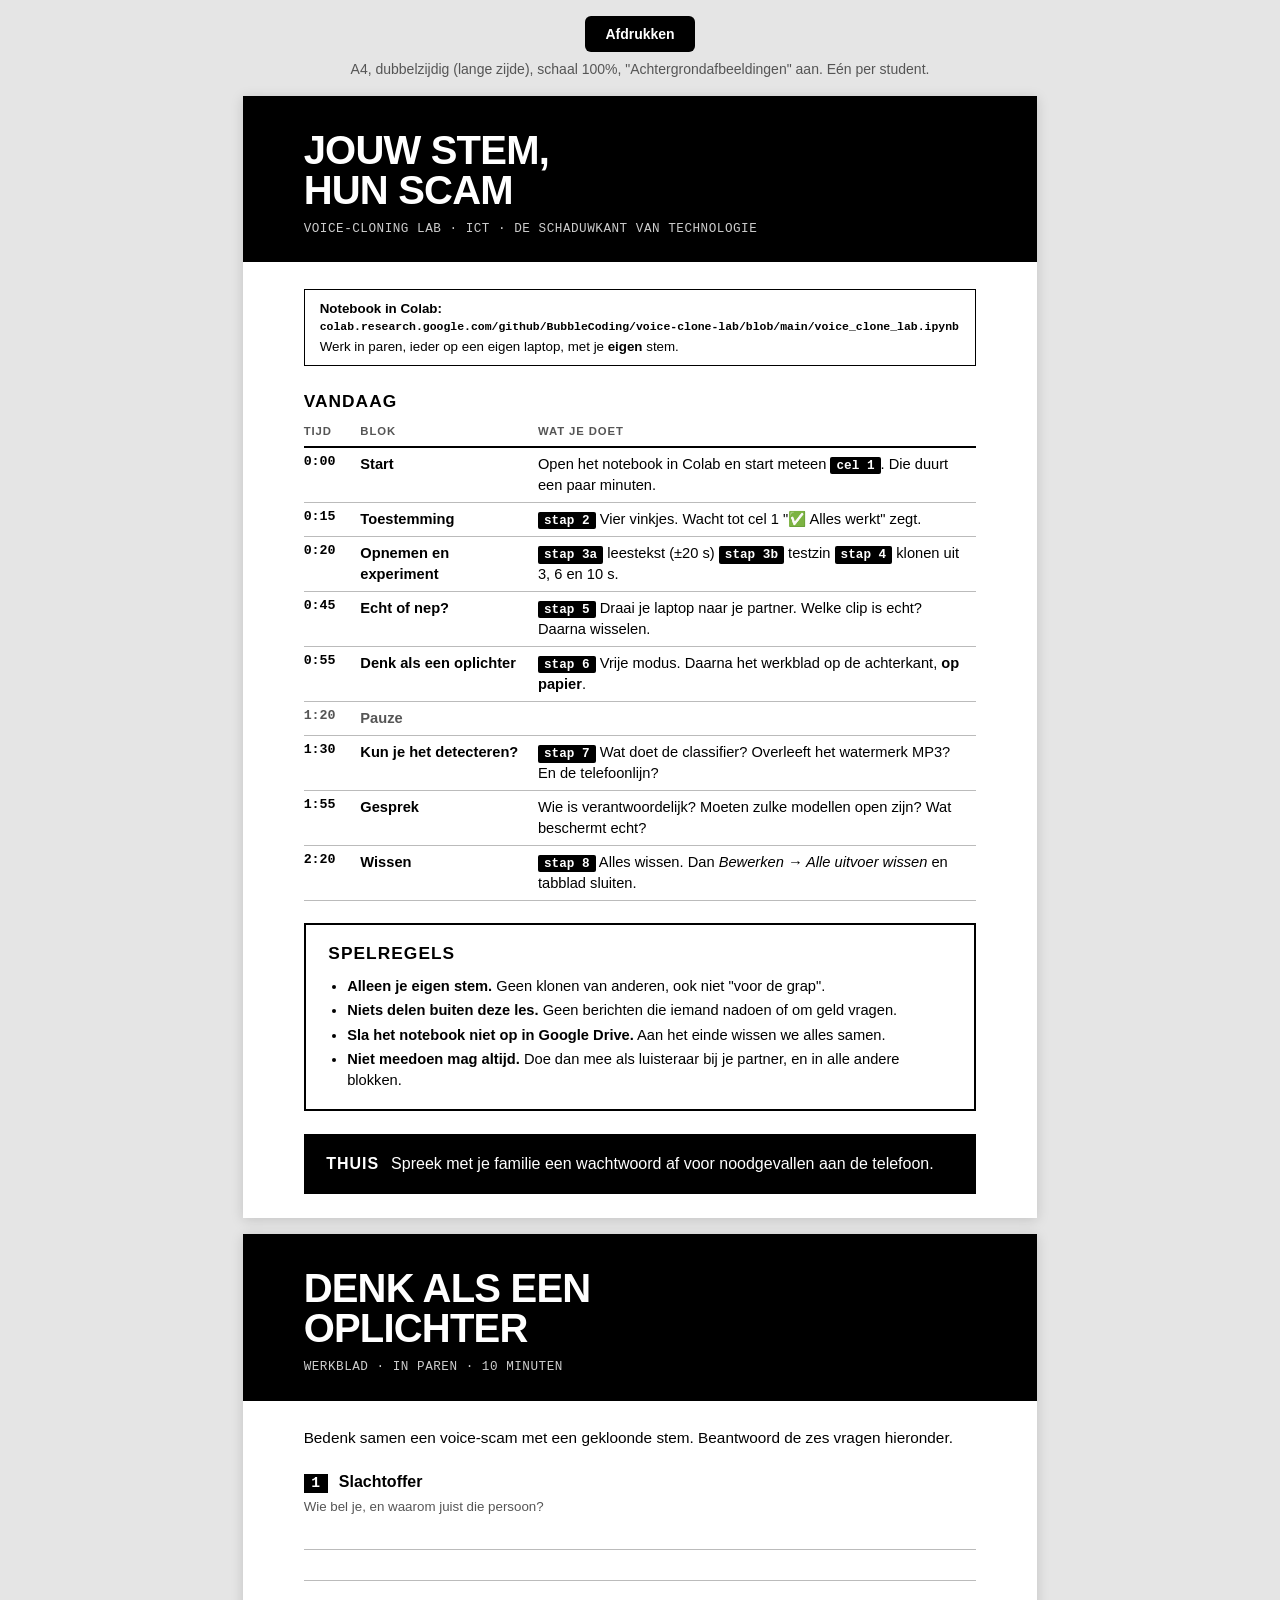
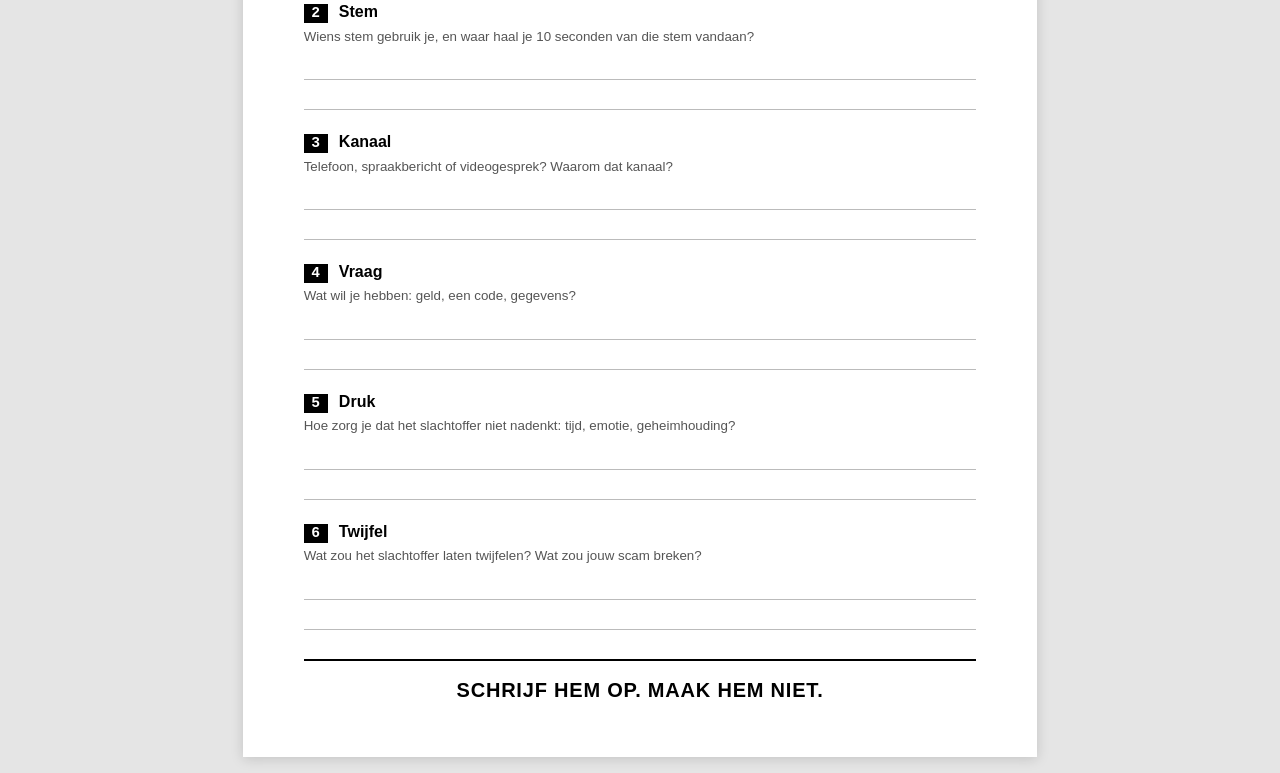
<file: handout/handout.html>
<!doctype html>
<html lang="nl">
<head>
<meta charset="utf-8">
<meta name="viewport" content="width=device-width, initial-scale=1">
<title>Jouw stem, hun scam: handout</title>
<style>
  :root {
    --ink: #000;
    --muted: #555;
    --line: #bbb;
    --sans: "Inter", "Helvetica Neue", Arial, sans-serif;
    --mono: "SF Mono", Menlo, Consolas, monospace;
  }
  * { box-sizing: border-box; }
  @page { size: A4; margin: 0; }
  html { -webkit-print-color-adjust: exact; print-color-adjust: exact; }
  body { margin: 0; background: #e5e5e5; color: var(--ink); font: 11pt/1.4 var(--sans); }

  .toolbar { text-align: center; padding: 16px; font-size: 14px; }
  .toolbar button { font: 600 14px var(--sans); padding: 10px 20px; border: 0; border-radius: 6px; background: #000; color: #fff; cursor: pointer; }
  .toolbar p { margin: 8px 0 0; color: var(--muted); }

  .page { width: 210mm; height: 297mm; margin: 0 auto 16px; padding: 0 16mm 14mm; background: #fff;
          display: flex; flex-direction: column; overflow: hidden; box-shadow: 0 2px 12px rgba(0,0,0,.15); }

  .band { background: #000; color: #fff; margin: 0 -16mm 7mm; padding: 9mm 16mm 7mm; }
  .band h1 { margin: 0; font-size: 30pt; font-weight: 900; letter-spacing: -0.02em; line-height: 1; text-transform: uppercase; }
  .band p { margin: 3mm 0 0; font: 9.5pt var(--mono); color: #ccc; letter-spacing: 0.04em; }

  h2 { font-size: 13pt; font-weight: 800; text-transform: uppercase; letter-spacing: 0.06em; margin: 0 0 3mm; }
  .link { font: 10pt var(--sans); margin: 0 0 6mm; padding: 3mm 4mm; border: 1.5px solid var(--ink); }
  .link b { font-family: var(--sans); }
  .link .url { display: block; margin: 1mm 0 1.5mm; font: 600 8.6pt var(--mono); white-space: nowrap; }

  table { width: 100%; border-collapse: collapse; margin-bottom: 6mm; }
  th { text-align: left; font-size: 8.5pt; text-transform: uppercase; letter-spacing: 0.08em; color: var(--muted);
       border-bottom: 2px solid var(--ink); padding: 0 3mm 1.5mm 0; }
  td { vertical-align: top; padding: 1.7mm 3mm 1.7mm 0; border-bottom: 1px solid var(--line); }
  td.time { font: 600 10pt var(--mono); width: 15mm; }
  td.block { font-weight: 700; width: 47mm; }
  .step { font: 600 9.5pt var(--mono); background: #000; color: #fff; padding: 0.3mm 1.6mm; border-radius: 2px; white-space: nowrap; }
  tr.pause td { color: var(--muted); }

  .rules { border: 2px solid var(--ink); padding: 4mm 6mm; margin-bottom: 6mm; }
  .rules ul { margin: 0; padding-left: 5mm; }
  .rules li { margin: 1mm 0; }

  .home { margin-top: auto; background: #000; color: #fff; padding: 5mm 6mm; font-size: 12pt; }
  .home b { text-transform: uppercase; letter-spacing: 0.06em; margin-right: 2mm; }

  .intro { margin: 0 0 6mm; font-size: 11.5pt; }
  .q { display: flex; flex-direction: column; flex: 1; min-height: 0; margin-bottom: 4mm; }
  .q h3 { margin: 0 0 1mm; font-size: 12pt; display: flex; gap: 3mm; align-items: baseline; }
  .q h3 .n { font: 700 11pt var(--mono); background: #000; color: #fff; padding: 0.4mm 2mm; }
  .q p { margin: 0 0 1mm; color: var(--muted); font-size: 10pt; }
  /* Ruled lines as borders, not a background gradient: some browsers print gradients as solid blocks. */
  .q .lines { flex: 1; min-height: 16mm; overflow: hidden; }
  .q .lines i { display: block; height: 8mm; border-bottom: 1px solid var(--line); }
  .slogan { text-align: center; font-size: 15pt; font-weight: 900; text-transform: uppercase; letter-spacing: 0.04em;
            border-top: 2px solid var(--ink); padding-top: 4mm; margin: 2mm 0 0; }

  @media print {
    body { background: #fff; }
    .toolbar { display: none; }
    .page { margin: 0; box-shadow: none; break-after: page; }
    .page:last-child { break-after: auto; }
  }
  @media screen and (max-width: 820px) {
    .page { width: 100%; height: auto; min-height: 0; padding: 0 16px 16px; }
    .band { margin: 0 -16px 24px; padding: 24px 16px; }
    .q .lines { min-height: 64px; }
  }
</style>
</head>
<body>

<div class="toolbar">
  <button onclick="window.print()">Afdrukken</button>
  <p>A4, dubbelzijdig (lange zijde), schaal 100%, "Achtergrondafbeeldingen" aan. Eén per student.</p>
</div>

<section class="page">
  <header class="band">
    <h1>Jouw stem,<br>hun scam</h1>
    <p>VOICE-CLONING LAB · ICT · DE SCHADUWKANT VAN TECHNOLOGIE</p>
  </header>

  <div class="link"><b>Notebook in Colab:</b>
    <span class="url">colab.research.google.com/github/BubbleCoding/voice-clone-lab/blob/main/voice_clone_lab.ipynb</span>
    Werk in paren, ieder op een eigen laptop, met je <b>eigen</b> stem.</div>

  <h2>Vandaag</h2>
  <table>
    <thead><tr><th>Tijd</th><th>Blok</th><th>Wat je doet</th></tr></thead>
    <tbody>
      <tr><td class="time">0:00</td><td class="block">Start</td><td>Open het notebook in Colab en start meteen <span class="step">cel 1</span>. Die duurt een paar minuten.</td></tr>
      <tr><td class="time">0:15</td><td class="block">Toestemming</td><td><span class="step">stap 2</span> Vier vinkjes. Wacht tot cel 1 "✅ Alles werkt" zegt.</td></tr>
      <tr><td class="time">0:20</td><td class="block">Opnemen en experiment</td><td><span class="step">stap 3a</span> leestekst (±20 s) <span class="step">stap 3b</span> testzin <span class="step">stap 4</span> klonen uit 3, 6 en 10 s.</td></tr>
      <tr><td class="time">0:45</td><td class="block">Echt of nep?</td><td><span class="step">stap 5</span> Draai je laptop naar je partner. Welke clip is echt? Daarna wisselen.</td></tr>
      <tr><td class="time">0:55</td><td class="block">Denk als een oplichter</td><td><span class="step">stap 6</span> Vrije modus. Daarna het werkblad op de achterkant, <b>op papier</b>.</td></tr>
      <tr class="pause"><td class="time">1:20</td><td class="block">Pauze</td><td></td></tr>
      <tr><td class="time">1:30</td><td class="block">Kun je het detecteren?</td><td><span class="step">stap 7</span> Wat doet de classifier? Overleeft het watermerk MP3? En de telefoonlijn?</td></tr>
      <tr><td class="time">1:55</td><td class="block">Gesprek</td><td>Wie is verantwoordelijk? Moeten zulke modellen open zijn? Wat beschermt echt?</td></tr>
      <tr><td class="time">2:20</td><td class="block">Wissen</td><td><span class="step">stap 8</span> Alles wissen. Dan <i>Bewerken → Alle uitvoer wissen</i> en tabblad sluiten.</td></tr>
    </tbody>
  </table>

  <div class="rules">
    <h2>Spelregels</h2>
    <ul>
      <li><b>Alleen je eigen stem.</b> Geen klonen van anderen, ook niet "voor de grap".</li>
      <li><b>Niets delen buiten deze les.</b> Geen berichten die iemand nadoen of om geld vragen.</li>
      <li><b>Sla het notebook niet op in Google Drive.</b> Aan het einde wissen we alles samen.</li>
      <li><b>Niet meedoen mag altijd.</b> Doe dan mee als luisteraar bij je partner, en in alle andere blokken.</li>
    </ul>
  </div>

  <div class="home"><b>Thuis</b> Spreek met je familie een wachtwoord af voor noodgevallen aan de telefoon.</div>
</section>

<section class="page">
  <header class="band">
    <h1>Denk als een<br>oplichter</h1>
    <p>WERKBLAD · IN PAREN · 10 MINUTEN</p>
  </header>

  <p class="intro">Bedenk samen een voice-scam met een gekloonde stem. Beantwoord de zes vragen hieronder.</p>

  <div class="q"><h3><span class="n">1</span>Slachtoffer</h3><p>Wie bel je, en waarom juist die persoon?</p><div class="lines"><i></i><i></i><i></i><i></i><i></i><i></i><i></i><i></i></div></div>
  <div class="q"><h3><span class="n">2</span>Stem</h3><p>Wiens stem gebruik je, en waar haal je 10 seconden van die stem vandaan?</p><div class="lines"><i></i><i></i><i></i><i></i><i></i><i></i><i></i><i></i></div></div>
  <div class="q"><h3><span class="n">3</span>Kanaal</h3><p>Telefoon, spraakbericht of videogesprek? Waarom dat kanaal?</p><div class="lines"><i></i><i></i><i></i><i></i><i></i><i></i><i></i><i></i></div></div>
  <div class="q"><h3><span class="n">4</span>Vraag</h3><p>Wat wil je hebben: geld, een code, gegevens?</p><div class="lines"><i></i><i></i><i></i><i></i><i></i><i></i><i></i><i></i></div></div>
  <div class="q"><h3><span class="n">5</span>Druk</h3><p>Hoe zorg je dat het slachtoffer niet nadenkt: tijd, emotie, geheimhouding?</p><div class="lines"><i></i><i></i><i></i><i></i><i></i><i></i><i></i><i></i></div></div>
  <div class="q"><h3><span class="n">6</span>Twijfel</h3><p>Wat zou het slachtoffer laten twijfelen? Wat zou jouw scam breken?</p><div class="lines"><i></i><i></i><i></i><i></i><i></i><i></i><i></i><i></i></div></div>

  <p class="slogan">Schrijf hem op. Maak hem niet.</p>
</section>

</body>
</html>
</file>
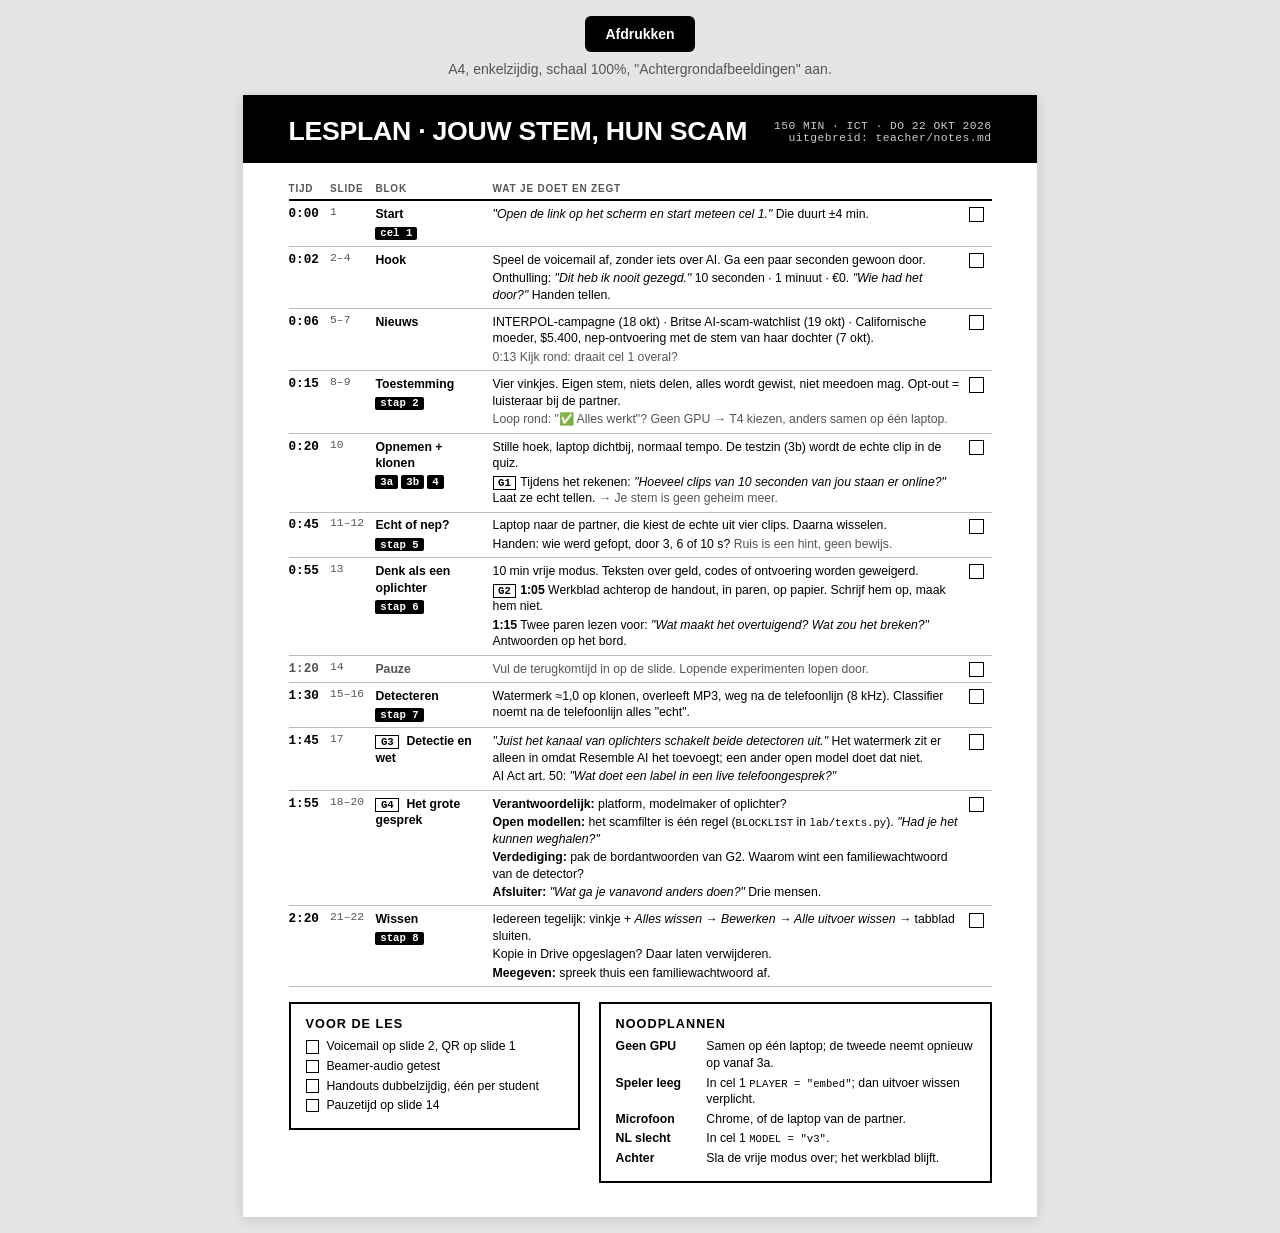
<file: teacher/lesplan.html>
<!doctype html>
<html lang="nl">
<head>
<meta charset="utf-8">
<meta name="viewport" content="width=device-width, initial-scale=1">
<title>Lesplan Jouw stem</title>
<style>
  :root {
    --ink: #000;
    --muted: #555;
    --line: #bbb;
    --sans: "Inter", "Helvetica Neue", Arial, sans-serif;
    --mono: "SF Mono", Menlo, Consolas, monospace;
  }
  * { box-sizing: border-box; }
  @page { size: A4; margin: 0; }
  html { -webkit-print-color-adjust: exact; print-color-adjust: exact; }
  body { margin: 0; background: #e5e5e5; color: var(--ink); font: 9.2pt/1.35 var(--sans); }

  .toolbar { text-align: center; padding: 16px; font-size: 14px; }
  .toolbar button { font: 600 14px var(--sans); padding: 10px 20px; border: 0; border-radius: 6px; background: #000; color: #fff; cursor: pointer; }
  .toolbar p { margin: 8px 0 0; color: var(--muted); }

  .page { width: 210mm; height: 297mm; margin: 0 auto 16px; padding: 0 12mm 10mm; background: #fff;
          display: flex; flex-direction: column; overflow: hidden; box-shadow: 0 2px 12px rgba(0,0,0,.15); }

  .band { background: #000; color: #fff; margin: 0 -12mm 5mm; padding: 6mm 12mm 5mm; display: flex; justify-content: space-between; align-items: flex-end; }
  .band h1 { margin: 0; font-size: 20pt; font-weight: 900; letter-spacing: -0.01em; line-height: 1; text-transform: uppercase; }
  .band p { margin: 0; font: 8.5pt var(--mono); color: #ccc; letter-spacing: 0.04em; text-align: right; }

  h2 { font-size: 9.5pt; font-weight: 800; text-transform: uppercase; letter-spacing: 0.08em; margin: 0 0 1.5mm; }

  table { width: 100%; border-collapse: collapse; }
  th { text-align: left; font-size: 7.5pt; text-transform: uppercase; letter-spacing: 0.08em; color: var(--muted);
       border-bottom: 2px solid var(--ink); padding: 0 2mm 1mm 0; }
  td { vertical-align: top; padding: 1.3mm 2mm 1.3mm 0; border-bottom: 1px solid var(--line); }
  td.time { font: 700 9.5pt var(--mono); width: 11mm; }
  td.slide { font: 8.5pt var(--mono); color: var(--muted); width: 12mm; white-space: nowrap; }
  td.block { font-weight: 800; width: 31mm; }
  td.block .step { display: inline-block; margin-top: 1mm; }
  td.check { width: 6mm; padding-right: 0; }
  td.check span { display: block; width: 4mm; height: 4mm; border: 1.5px solid var(--ink); margin-top: 0.3mm; }
  .step { font: 600 8pt var(--mono); background: #000; color: #fff; padding: 0.2mm 1.3mm; border-radius: 2px; white-space: nowrap; }
  .g { font: 700 8pt var(--mono); border: 1.5px solid var(--ink); padding: 0 1.2mm; margin-right: 1mm; white-space: nowrap; }
  .say { font-style: italic; }
  .to { color: var(--muted); }
  td p { margin: 0 0 0.5mm; }
  code { font: 8pt var(--mono); }
  td p:last-child { margin: 0; }
  tr.pause td { color: var(--muted); }

  .bottom { margin-top: auto; align-items: start; display: grid; grid-template-columns: 1fr 1.35fr; gap: 5mm; padding-top: 4mm; }
  .box { border: 2px solid var(--ink); padding: 3mm 4mm; }
  .box ul { margin: 0; padding: 0; list-style: none; }
  .box li { margin: 0.8mm 0; padding-left: 5.5mm; position: relative; }
  .box.prep li::before { content: ""; position: absolute; left: 0; top: 0.5mm; width: 3mm; height: 3mm; border: 1.3px solid var(--ink); }
  .box.fix li { padding-left: 0; display: grid; grid-template-columns: 24mm 1fr; }


  @media print {
    body { background: #fff; }
    .toolbar { display: none; }
    .page { margin: 0; box-shadow: none; }
  }
  @media screen and (max-width: 820px) {
    .page { width: 100%; height: auto; padding: 0 16px 16px; }
    .band { margin: 0 -16px 16px; padding: 16px; flex-direction: column; align-items: flex-start; gap: 6px; }
    .band p { text-align: left; }
    td.slide, th.slide { display: none; }
    .bottom { grid-template-columns: 1fr; }
  }
</style>
</head>
<body>

<div class="toolbar">
  <button onclick="window.print()">Afdrukken</button>
  <p>A4, enkelzijdig, schaal 100%, "Achtergrondafbeeldingen" aan.</p>
</div>

<section class="page">
  <header class="band">
    <h1>Lesplan · Jouw stem, hun scam</h1>
    <p>150 MIN · ICT · DO 22 OKT 2026<br>uitgebreid: teacher/notes.md</p>
  </header>

  <table>
    <thead><tr><th>Tijd</th><th class="slide">Slide</th><th>Blok</th><th>Wat je doet en zegt</th><th></th></tr></thead>
    <tbody>
      <tr><td class="time">0:00</td><td class="slide">1</td><td class="block">Start<br><span class="step">cel 1</span></td>
        <td><span class="say">"Open de link op het scherm en start meteen cel 1."</span> Die duurt ±4 min.</td><td class="check"><span></span></td></tr>
      <tr><td class="time">0:02</td><td class="slide">2–4</td><td class="block">Hook</td>
        <td><p>Speel de voicemail af, zonder iets over AI. Ga een paar seconden gewoon door.</p>
          <p>Onthulling: <span class="say">"Dit heb ik nooit gezegd."</span> 10 seconden · 1 minuut · €0. <span class="say">"Wie had het door?"</span> Handen tellen.</p></td><td class="check"><span></span></td></tr>
      <tr><td class="time">0:06</td><td class="slide">5–7</td><td class="block">Nieuws</td>
        <td><p>INTERPOL-campagne (18 okt) · Britse AI-scam-watchlist (19 okt) · Californische moeder, $5.400, nep-ontvoering met de stem van haar dochter (7 okt).</p>
          <p class="to">0:13 Kijk rond: draait cel 1 overal?</p></td><td class="check"><span></span></td></tr>
      <tr><td class="time">0:15</td><td class="slide">8–9</td><td class="block">Toestemming<br><span class="step">stap 2</span></td>
        <td><p>Vier vinkjes. Eigen stem, niets delen, alles wordt gewist, niet meedoen mag. Opt-out = luisteraar bij de partner.</p>
          <p class="to">Loop rond: "✅ Alles werkt"? Geen GPU → T4 kiezen, anders samen op één laptop.</p></td><td class="check"><span></span></td></tr>
      <tr><td class="time">0:20</td><td class="slide">10</td><td class="block">Opnemen + klonen<br><span class="step">3a</span> <span class="step">3b</span> <span class="step">4</span></td>
        <td><p>Stille hoek, laptop dichtbij, normaal tempo. De testzin (3b) wordt de echte clip in de quiz.</p>
          <p><span class="g">G1</span>Tijdens het rekenen: <span class="say">"Hoeveel clips van 10 seconden van jou staan er online?"</span> Laat ze echt tellen. <span class="to">→ Je stem is geen geheim meer.</span></p></td><td class="check"><span></span></td></tr>
      <tr><td class="time">0:45</td><td class="slide">11–12</td><td class="block">Echt of nep?<br><span class="step">stap 5</span></td>
        <td><p>Laptop naar de partner, die kiest de echte uit vier clips. Daarna wisselen.</p>
          <p>Handen: wie werd gefopt, door 3, 6 of 10 s? <span class="to">Ruis is een hint, geen bewijs.</span></p></td><td class="check"><span></span></td></tr>
      <tr><td class="time">0:55</td><td class="slide">13</td><td class="block">Denk als een oplichter<br><span class="step">stap 6</span></td>
        <td><p>10 min vrije modus. Teksten over geld, codes of ontvoering worden geweigerd.</p>
          <p><span class="g">G2</span><b>1:05</b> Werkblad achterop de handout, in paren, op papier. Schrijf hem op, maak hem niet.</p>
          <p><b>1:15</b> Twee paren lezen voor: <span class="say">"Wat maakt het overtuigend? Wat zou het breken?"</span> Antwoorden op het bord.</p></td><td class="check"><span></span></td></tr>
      <tr class="pause"><td class="time">1:20</td><td class="slide">14</td><td class="block">Pauze</td>
        <td>Vul de terugkomtijd in op de slide. Lopende experimenten lopen door.</td><td class="check"><span></span></td></tr>
      <tr><td class="time">1:30</td><td class="slide">15–16</td><td class="block">Detecteren<br><span class="step">stap 7</span></td>
        <td><p>Watermerk ≈1,0 op klonen, overleeft MP3, weg na de telefoonlijn (8 kHz). Classifier noemt na de telefoonlijn alles "echt".</p></td><td class="check"><span></span></td></tr>
      <tr><td class="time">1:45</td><td class="slide">17</td><td class="block"><span class="g">G3</span> Detectie en wet</td>
        <td><p><span class="say">"Juist het kanaal van oplichters schakelt beide detectoren uit."</span> Het watermerk zit er alleen in omdat Resemble AI het toevoegt; een ander open model doet dat niet.</p>
          <p>AI Act art. 50: <span class="say">"Wat doet een label in een live telefoongesprek?"</span></p></td><td class="check"><span></span></td></tr>
      <tr><td class="time">1:55</td><td class="slide">18–20</td><td class="block"><span class="g">G4</span> Het grote gesprek</td>
        <td><p><b>Verantwoordelijk:</b> platform, modelmaker of oplichter?</p>
          <p><b>Open modellen:</b> het scamfilter is één regel (<code>BLOCKLIST</code> in <code>lab/texts.py</code>). <span class="say">"Had je het kunnen weghalen?"</span></p>
          <p><b>Verdediging:</b> pak de bordantwoorden van G2. Waarom wint een familiewachtwoord van de detector?</p>
          <p><b>Afsluiter:</b> <span class="say">"Wat ga je vanavond anders doen?"</span> Drie mensen.</p></td><td class="check"><span></span></td></tr>
      <tr><td class="time">2:20</td><td class="slide">21–22</td><td class="block">Wissen<br><span class="step">stap 8</span></td>
        <td><p>Iedereen tegelijk: vinkje + <i>Alles wissen</i> → <i>Bewerken → Alle uitvoer wissen</i> → tabblad sluiten.</p>
          <p>Kopie in Drive opgeslagen? Daar laten verwijderen.</p>
          <p><b>Meegeven:</b> spreek thuis een familiewachtwoord af.</p></td><td class="check"><span></span></td></tr>
    </tbody>
  </table>

  <div class="bottom">
    <div class="box prep">
      <h2>Voor de les</h2>
      <ul>
        <li>Voicemail op slide 2, QR op slide 1</li>
        <li>Beamer-audio getest</li>
        <li>Handouts dubbelzijdig, één per student</li>
        <li>Pauzetijd op slide 14</li>
      </ul>
    </div>
    <div class="box fix">
      <h2>Noodplannen</h2>
      <ul>
        <li><b>Geen GPU</b><span>Samen op één laptop; de tweede neemt opnieuw op vanaf 3a.</span></li>
        <li><b>Speler leeg</b><span>In cel 1 <code>PLAYER = "embed"</code>; dan uitvoer wissen verplicht.</span></li>
        <li><b>Microfoon</b><span>Chrome, of de laptop van de partner.</span></li>
        <li><b>NL slecht</b><span>In cel 1 <code>MODEL = "v3"</code>.</span></li>
        <li><b>Achter</b><span>Sla de vrije modus over; het werkblad blijft.</span></li>
      </ul>
    </div>
  </div>

</section>

</body>
</html>
</file>
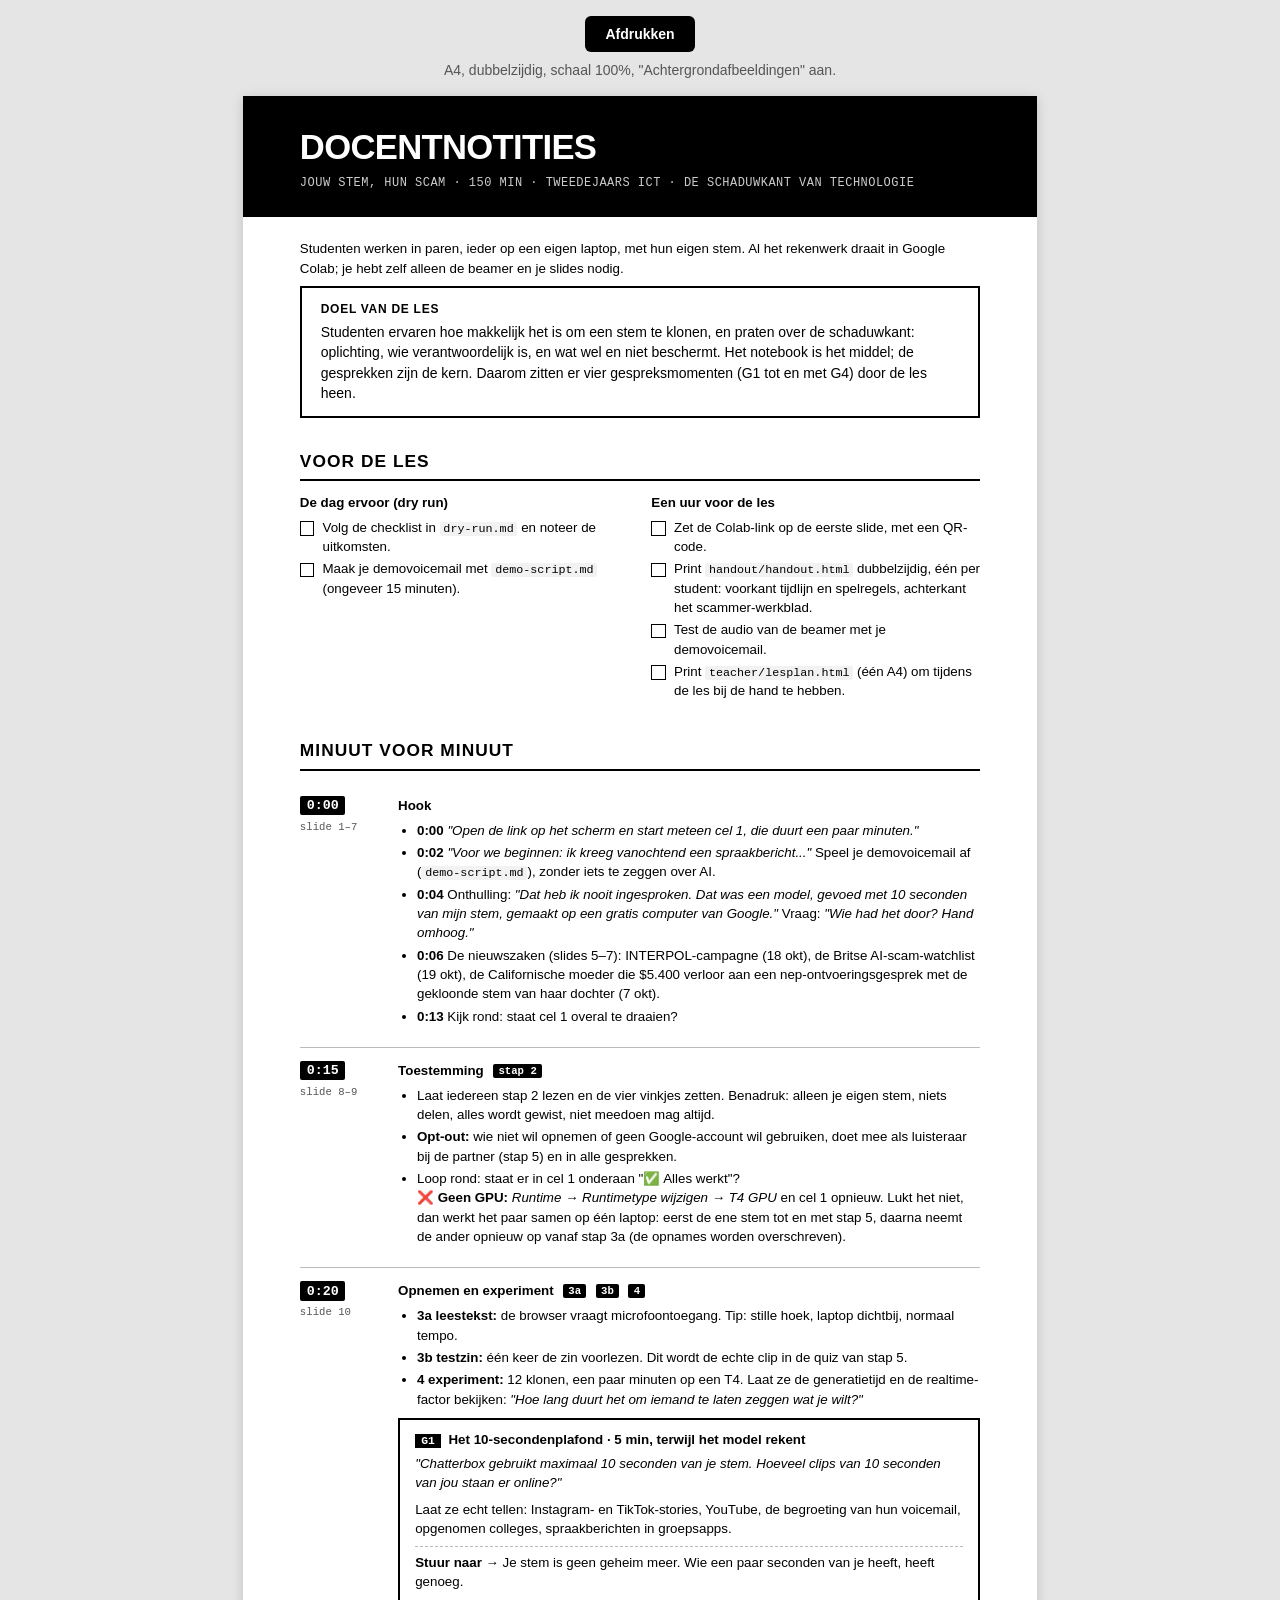
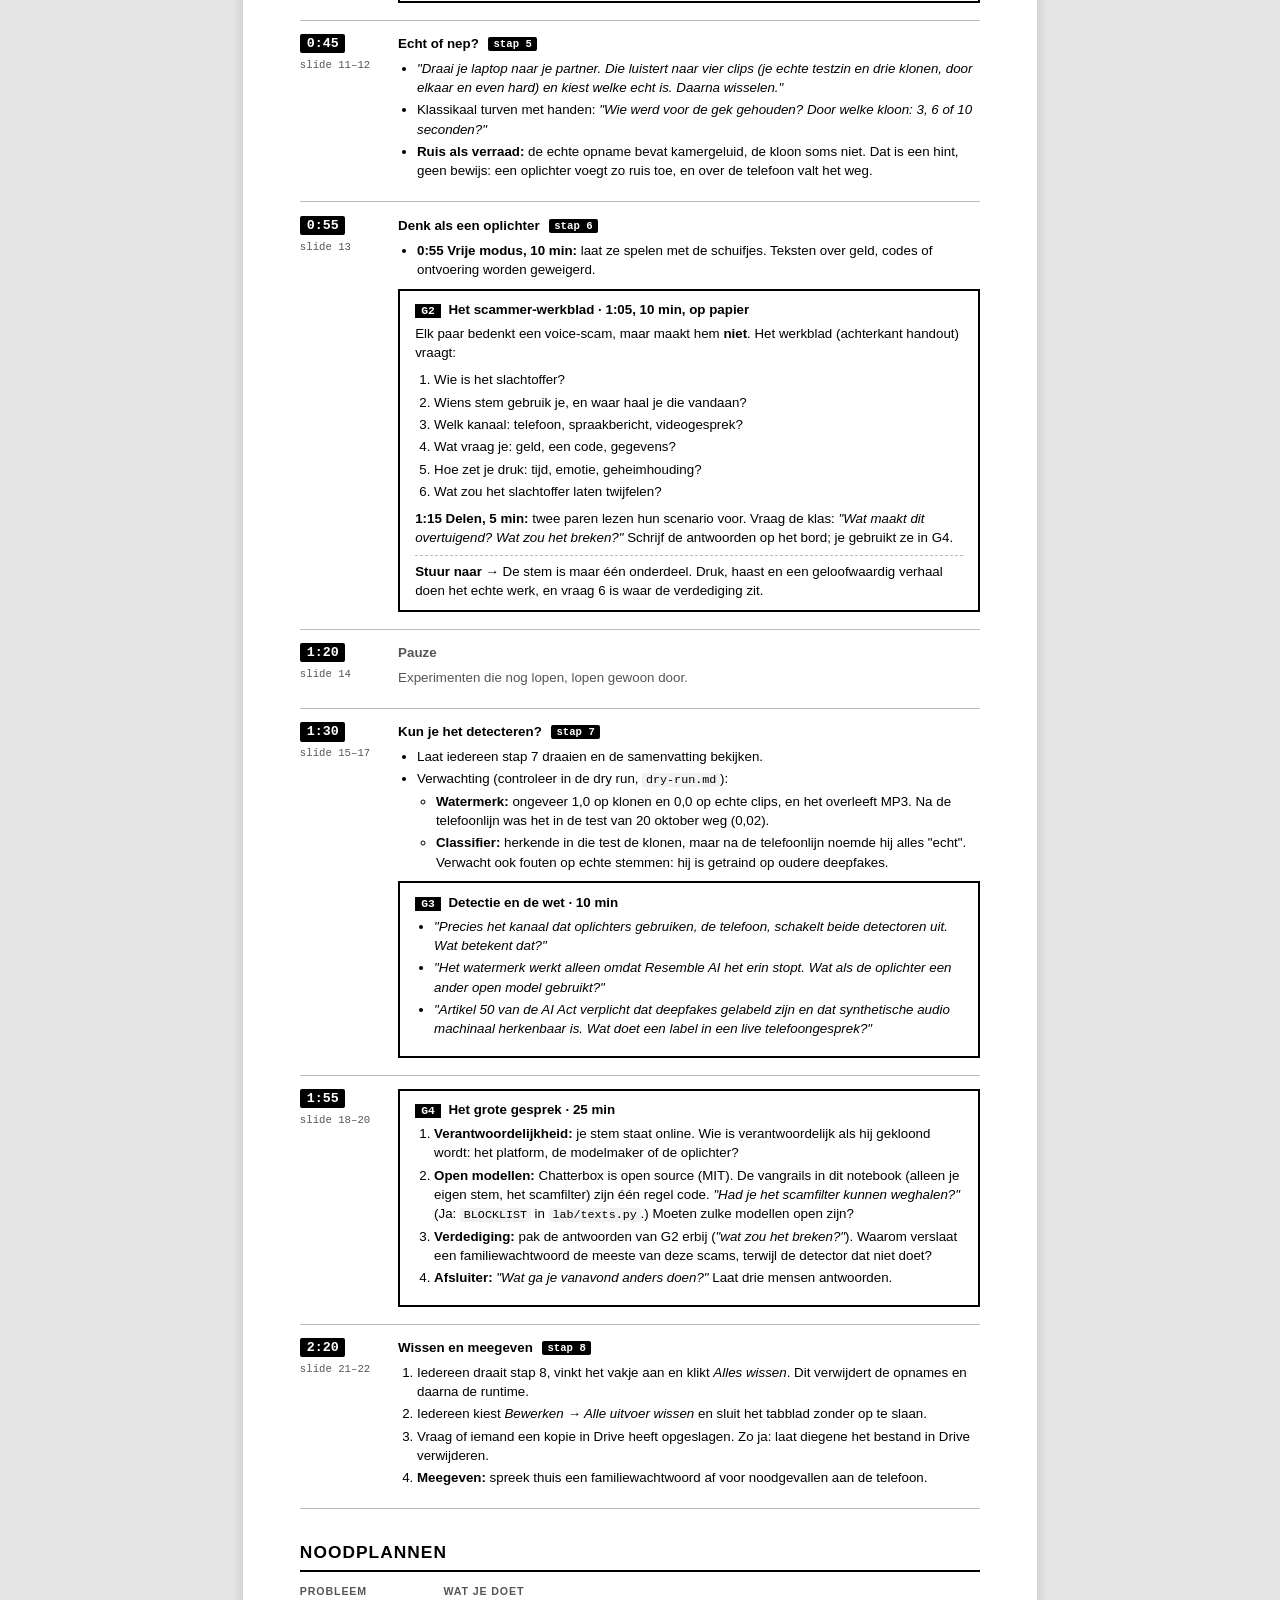
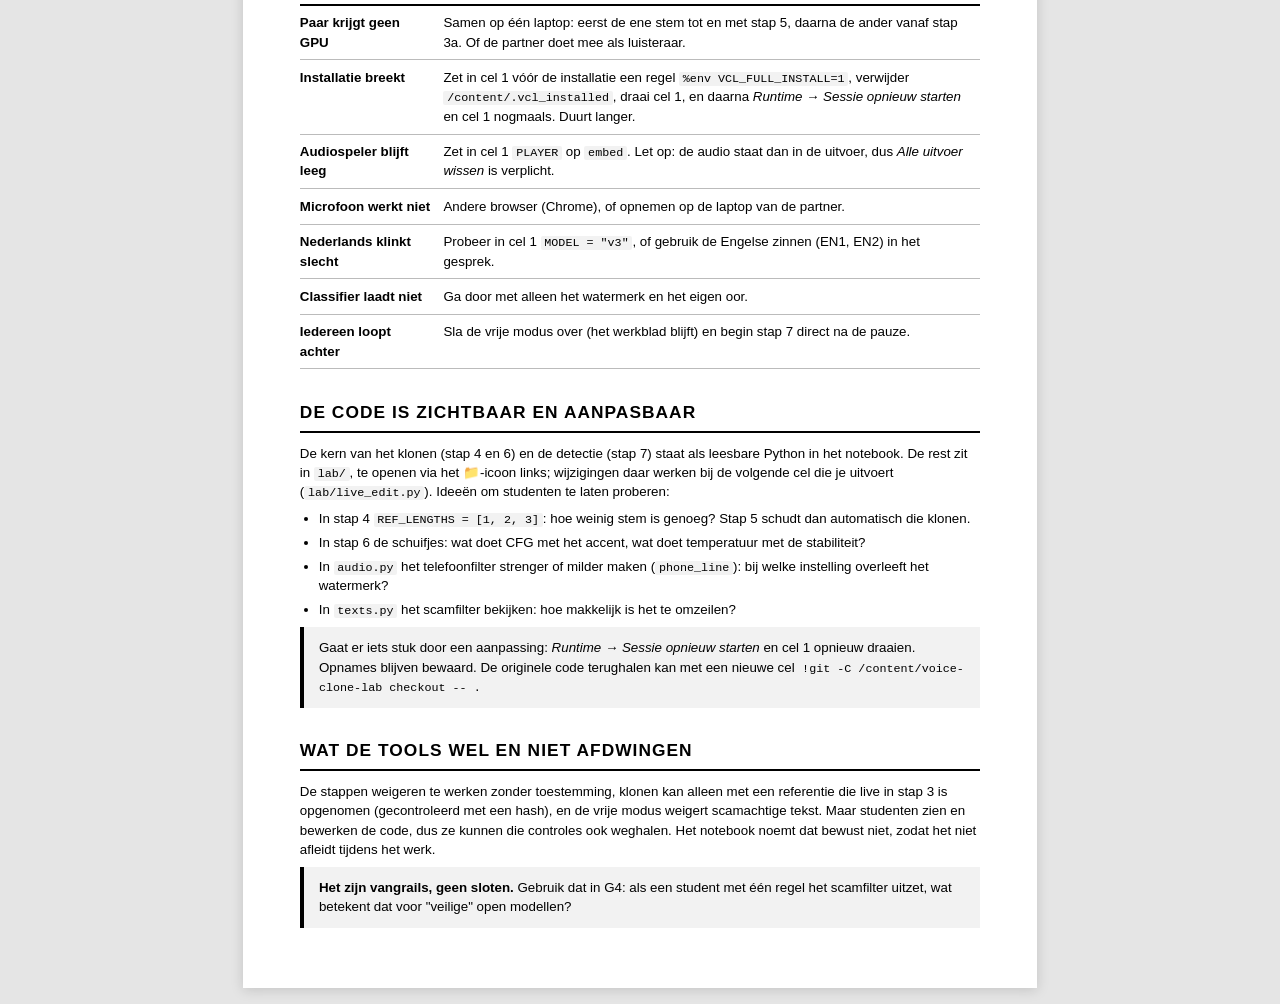
<file: teacher/notes.html>
<!doctype html>
<html lang="nl">
<head>
<meta charset="utf-8">
<meta name="viewport" content="width=device-width, initial-scale=1">
<title>Docentnotities Jouw stem</title>
<style>
  :root {
    --ink: #000;
    --muted: #555;
    --line: #bbb;
    --soft: #f2f2f2;
    --sans: "Inter", "Helvetica Neue", Arial, sans-serif;
    --mono: "SF Mono", Menlo, Consolas, monospace;
  }
  * { box-sizing: border-box; }
  @page { size: A4; margin: 14mm 15mm 14mm; }
  html { -webkit-print-color-adjust: exact; print-color-adjust: exact; }
  body { margin: 0; background: #e5e5e5; color: var(--ink); font: 10pt/1.45 var(--sans); }

  .toolbar { text-align: center; padding: 16px; font-size: 14px; }
  .toolbar button { font: 600 14px var(--sans); padding: 10px 20px; border: 0; border-radius: 6px; background: #000; color: #fff; cursor: pointer; }
  .toolbar p { margin: 8px 0 0; color: var(--muted); }

  .doc { width: 210mm; margin: 0 auto 16px; padding: 0 15mm 14mm; background: #fff; box-shadow: 0 2px 12px rgba(0,0,0,.15); }

  .band { background: #000; color: #fff; margin: 0 -15mm 6mm; padding: 9mm 15mm 7mm; }
  .band h1 { margin: 0; font-size: 26pt; font-weight: 900; letter-spacing: -0.02em; line-height: 1; text-transform: uppercase; }
  .band p { margin: 3mm 0 0; font: 9pt var(--mono); color: #ccc; letter-spacing: 0.04em; }

  h2 { font-size: 13pt; font-weight: 900; text-transform: uppercase; letter-spacing: 0.06em; margin: 8mm 0 3mm;
       padding-bottom: 1.5mm; border-bottom: 2px solid var(--ink); break-after: avoid; }
  h3 { font-size: 10pt; font-weight: 800; margin: 0 0 1.5mm; break-after: avoid; }
  p { margin: 0 0 2mm; }
  ul, ol { margin: 0 0 2mm; padding-left: 5mm; }
  li { margin: 0.8mm 0; }
  code { font: 8.8pt var(--mono); background: var(--soft); padding: 0 1mm; border-radius: 2px; }
  .say { font-style: italic; }
  .muted { color: var(--muted); }

  .goal { border: 2px solid var(--ink); padding: 3.5mm 5mm; font-size: 10.5pt; }
  .goal b { text-transform: uppercase; letter-spacing: 0.06em; font-size: 9pt; display: block; margin-bottom: 1mm; }

  .cols { display: grid; grid-template-columns: 1fr 1fr; gap: 6mm; }
  .checks { list-style: none; padding: 0; }
  .checks li { position: relative; padding-left: 6mm; }
  .checks li::before { content: ""; position: absolute; left: 0; top: 0.9mm; width: 3.3mm; height: 3.3mm; border: 1.4px solid var(--ink); }

  .block { display: grid; grid-template-columns: 22mm 1fr; gap: 4mm; padding: 3.5mm 0; border-bottom: 1px solid var(--line); break-inside: avoid; }
  .block:last-child { border-bottom: 0; }
  .when { font: 700 10pt var(--mono); }
  .when .chip { display: inline-block; background: #000; color: #fff; padding: 0.6mm 1.8mm; border-radius: 2px; }
  .when small { display: block; margin-top: 1.5mm; font: 8pt var(--mono); color: var(--muted); }
  .block h3 .step { font: 600 8pt var(--mono); background: #000; color: #fff; padding: 0.3mm 1.4mm; border-radius: 2px; margin-left: 1.5mm; white-space: nowrap; vertical-align: 1px; }
  .block.pause h3, .block.pause p { color: var(--muted); }

  .g { border: 2px solid var(--ink); padding: 2.5mm 4mm; margin: 2.5mm 0 1mm; break-inside: avoid; }
  .g .tag { font: 700 8.5pt var(--mono); background: #000; color: #fff; padding: 0.3mm 1.6mm; margin-right: 2mm; }
  .g .head { font-weight: 800; margin-bottom: 1.2mm; }
  .g .steer { margin: 1.5mm 0 0; padding-top: 1.5mm; border-top: 1px dashed var(--line); }
  .g .steer::before { content: "Stuur naar → "; font-weight: 700; }

  table { width: 100%; border-collapse: collapse; }
  th { text-align: left; font-size: 8pt; text-transform: uppercase; letter-spacing: 0.08em; color: var(--muted); border-bottom: 2px solid var(--ink); padding: 0 3mm 1.2mm 0; }
  td { vertical-align: top; padding: 2mm 3mm 2mm 0; border-bottom: 1px solid var(--line); }
  td:first-child { font-weight: 800; width: 38mm; }
  tr { break-inside: avoid; }

  .ideas li { margin: 1.2mm 0; }
  .note { background: var(--soft); padding: 3mm 4mm; border-left: 4px solid var(--ink); }

  @media print {
    body { background: #fff; }
    .toolbar { display: none; }
    .doc { width: auto; margin: 0; padding: 0; box-shadow: none; }
    .band { margin: 0 0 6mm; padding: 7mm 6mm 6mm; }
  }
  @media screen and (max-width: 820px) {
    .doc { width: 100%; padding: 0 16px 16px; }
    .band { margin: 0 -16px 20px; padding: 24px 16px; }
    .cols { grid-template-columns: 1fr; gap: 0; }
    .block { grid-template-columns: 1fr; gap: 6px; }
  }
</style>
</head>
<body>

<div class="toolbar">
  <button onclick="window.print()">Afdrukken</button>
  <p>A4, dubbelzijdig, schaal 100%, "Achtergrondafbeeldingen" aan.</p>
</div>

<main class="doc">
  <header class="band">
    <h1>Docentnotities</h1>
    <p>JOUW STEM, HUN SCAM · 150 MIN · TWEEDEJAARS ICT · DE SCHADUWKANT VAN TECHNOLOGIE</p>
  </header>

  <p>Studenten werken in paren, ieder op een eigen laptop, met hun eigen stem. Al het rekenwerk draait in Google Colab; je hebt zelf alleen de beamer en je slides nodig.</p>

  <div class="goal"><b>Doel van de les</b>Studenten ervaren hoe makkelijk het is om een stem te klonen, en praten over de schaduwkant: oplichting, wie verantwoordelijk is, en wat wel en niet beschermt. Het notebook is het middel; de gesprekken zijn de kern. Daarom zitten er vier gespreksmomenten (G1 tot en met G4) door de les heen.</div>

  <h2>Voor de les</h2>
  <div class="cols">
    <div>
      <h3>De dag ervoor (dry run)</h3>
      <ul class="checks">
        <li>Volg de checklist in <code>dry-run.md</code> en noteer de uitkomsten.</li>
        <li>Maak je demovoicemail met <code>demo-script.md</code> (ongeveer 15 minuten).</li>
      </ul>
    </div>
    <div>
      <h3>Een uur voor de les</h3>
      <ul class="checks">
        <li>Zet de Colab-link op de eerste slide, met een QR-code.</li>
        <li>Print <code>handout/handout.html</code> dubbelzijdig, één per student: voorkant tijdlijn en spelregels, achterkant het scammer-werkblad.</li>
        <li>Test de audio van de beamer met je demovoicemail.</li>
        <li>Print <code>teacher/lesplan.html</code> (één A4) om tijdens de les bij de hand te hebben.</li>
      </ul>
    </div>
  </div>

  <h2>Minuut voor minuut</h2>

  <section class="block">
    <div class="when"><span class="chip">0:00</span><small>slide 1–7</small></div>
    <div>
      <h3>Hook</h3>
      <ul>
        <li><b>0:00</b> <span class="say">"Open de link op het scherm en start meteen cel 1, die duurt een paar minuten."</span></li>
        <li><b>0:02</b> <span class="say">"Voor we beginnen: ik kreeg vanochtend een spraakbericht..."</span> Speel je demovoicemail af (<code>demo-script.md</code>), zonder iets te zeggen over AI.</li>
        <li><b>0:04</b> Onthulling: <span class="say">"Dat heb ik nooit ingesproken. Dat was een model, gevoed met 10 seconden van mijn stem, gemaakt op een gratis computer van Google."</span> Vraag: <span class="say">"Wie had het door? Hand omhoog."</span></li>
        <li><b>0:06</b> De nieuwszaken (slides 5–7): INTERPOL-campagne (18 okt), de Britse AI-scam-watchlist (19 okt), de Californische moeder die $5.400 verloor aan een nep-ontvoeringsgesprek met de gekloonde stem van haar dochter (7 okt).</li>
        <li><b>0:13</b> Kijk rond: staat cel 1 overal te draaien?</li>
      </ul>
    </div>
  </section>

  <section class="block">
    <div class="when"><span class="chip">0:15</span><small>slide 8–9</small></div>
    <div>
      <h3>Toestemming <span class="step">stap 2</span></h3>
      <ul>
        <li>Laat iedereen stap 2 lezen en de vier vinkjes zetten. Benadruk: alleen je eigen stem, niets delen, alles wordt gewist, niet meedoen mag altijd.</li>
        <li><b>Opt-out:</b> wie niet wil opnemen of geen Google-account wil gebruiken, doet mee als luisteraar bij de partner (stap 5) en in alle gesprekken.</li>
        <li>Loop rond: staat er in cel 1 onderaan "✅ Alles werkt"?<br>
          <b>❌ Geen GPU:</b> <i>Runtime → Runtimetype wijzigen → T4 GPU</i> en cel 1 opnieuw. Lukt het niet, dan werkt het paar samen op één laptop: eerst de ene stem tot en met stap 5, daarna neemt de ander opnieuw op vanaf stap 3a (de opnames worden overschreven).</li>
      </ul>
    </div>
  </section>

  <section class="block">
    <div class="when"><span class="chip">0:20</span><small>slide 10</small></div>
    <div>
      <h3>Opnemen en experiment <span class="step">3a</span> <span class="step">3b</span> <span class="step">4</span></h3>
      <ul>
        <li><b>3a leestekst:</b> de browser vraagt microfoontoegang. Tip: stille hoek, laptop dichtbij, normaal tempo.</li>
        <li><b>3b testzin:</b> één keer de zin voorlezen. Dit wordt de echte clip in de quiz van stap 5.</li>
        <li><b>4 experiment:</b> 12 klonen, een paar minuten op een T4. Laat ze de generatietijd en de realtime-factor bekijken: <span class="say">"Hoe lang duurt het om iemand te laten zeggen wat je wilt?"</span></li>
      </ul>
      <div class="g">
        <div class="head"><span class="tag">G1</span>Het 10-secondenplafond · 5 min, terwijl het model rekent</div>
        <p><span class="say">"Chatterbox gebruikt maximaal 10 seconden van je stem. Hoeveel clips van 10 seconden van jou staan er online?"</span></p>
        <p>Laat ze echt tellen: Instagram- en TikTok-stories, YouTube, de begroeting van hun voicemail, opgenomen colleges, spraakberichten in groepsapps.</p>
        <p class="steer">Je stem is geen geheim meer. Wie een paar seconden van je heeft, heeft genoeg.</p>
      </div>
    </div>
  </section>

  <section class="block">
    <div class="when"><span class="chip">0:45</span><small>slide 11–12</small></div>
    <div>
      <h3>Echt of nep? <span class="step">stap 5</span></h3>
      <ul>
        <li><span class="say">"Draai je laptop naar je partner. Die luistert naar vier clips (je echte testzin en drie klonen, door elkaar en even hard) en kiest welke echt is. Daarna wisselen."</span></li>
        <li>Klassikaal turven met handen: <span class="say">"Wie werd voor de gek gehouden? Door welke kloon: 3, 6 of 10 seconden?"</span></li>
        <li><b>Ruis als verraad:</b> de echte opname bevat kamergeluid, de kloon soms niet. Dat is een hint, geen bewijs: een oplichter voegt zo ruis toe, en over de telefoon valt het weg.</li>
      </ul>
    </div>
  </section>

  <section class="block">
    <div class="when"><span class="chip">0:55</span><small>slide 13</small></div>
    <div>
      <h3>Denk als een oplichter <span class="step">stap 6</span></h3>
      <ul>
        <li><b>0:55 Vrije modus, 10 min:</b> laat ze spelen met de schuifjes. Teksten over geld, codes of ontvoering worden geweigerd.</li>
      </ul>
      <div class="g">
        <div class="head"><span class="tag">G2</span>Het scammer-werkblad · 1:05, 10 min, op papier</div>
        <p>Elk paar bedenkt een voice-scam, maar maakt hem <b>niet</b>. Het werkblad (achterkant handout) vraagt:</p>
        <ol>
          <li>Wie is het slachtoffer?</li>
          <li>Wiens stem gebruik je, en waar haal je die vandaan?</li>
          <li>Welk kanaal: telefoon, spraakbericht, videogesprek?</li>
          <li>Wat vraag je: geld, een code, gegevens?</li>
          <li>Hoe zet je druk: tijd, emotie, geheimhouding?</li>
          <li>Wat zou het slachtoffer laten twijfelen?</li>
        </ol>
        <p><b>1:15 Delen, 5 min:</b> twee paren lezen hun scenario voor. Vraag de klas: <span class="say">"Wat maakt dit overtuigend? Wat zou het breken?"</span> Schrijf de antwoorden op het bord; je gebruikt ze in G4.</p>
        <p class="steer">De stem is maar één onderdeel. Druk, haast en een geloofwaardig verhaal doen het echte werk, en vraag 6 is waar de verdediging zit.</p>
      </div>
    </div>
  </section>

  <section class="block pause">
    <div class="when"><span class="chip">1:20</span><small>slide 14</small></div>
    <div>
      <h3>Pauze</h3>
      <p>Experimenten die nog lopen, lopen gewoon door.</p>
    </div>
  </section>

  <section class="block">
    <div class="when"><span class="chip">1:30</span><small>slide 15–17</small></div>
    <div>
      <h3>Kun je het detecteren? <span class="step">stap 7</span></h3>
      <ul>
        <li>Laat iedereen stap 7 draaien en de samenvatting bekijken.</li>
        <li>Verwachting (controleer in de dry run, <code>dry-run.md</code>):
          <ul>
            <li><b>Watermerk:</b> ongeveer 1,0 op klonen en 0,0 op echte clips, en het overleeft MP3. Na de telefoonlijn was het in de test van 20 oktober weg (0,02).</li>
            <li><b>Classifier:</b> herkende in die test de klonen, maar na de telefoonlijn noemde hij alles "echt". Verwacht ook fouten op echte stemmen: hij is getraind op oudere deepfakes.</li>
          </ul>
        </li>
      </ul>
      <div class="g">
        <div class="head"><span class="tag">G3</span>Detectie en de wet · 10 min</div>
        <ul>
          <li><span class="say">"Precies het kanaal dat oplichters gebruiken, de telefoon, schakelt beide detectoren uit. Wat betekent dat?"</span></li>
          <li><span class="say">"Het watermerk werkt alleen omdat Resemble AI het erin stopt. Wat als de oplichter een ander open model gebruikt?"</span></li>
          <li><span class="say">"Artikel 50 van de AI Act verplicht dat deepfakes gelabeld zijn en dat synthetische audio machinaal herkenbaar is. Wat doet een label in een live telefoongesprek?"</span></li>
        </ul>
      </div>
    </div>
  </section>

  <section class="block">
    <div class="when"><span class="chip">1:55</span><small>slide 18–20</small></div>
    <div>
      <div class="g" style="margin-top:0">
        <div class="head"><span class="tag">G4</span>Het grote gesprek · 25 min</div>
        <ol>
          <li><b>Verantwoordelijkheid:</b> je stem staat online. Wie is verantwoordelijk als hij gekloond wordt: het platform, de modelmaker of de oplichter?</li>
          <li><b>Open modellen:</b> Chatterbox is open source (MIT). De vangrails in dit notebook (alleen je eigen stem, het scamfilter) zijn één regel code. <span class="say">"Had je het scamfilter kunnen weghalen?"</span> (Ja: <code>BLOCKLIST</code> in <code>lab/texts.py</code>.) Moeten zulke modellen open zijn?</li>
          <li><b>Verdediging:</b> pak de antwoorden van G2 erbij (<span class="say">"wat zou het breken?"</span>). Waarom verslaat een familiewachtwoord de meeste van deze scams, terwijl de detector dat niet doet?</li>
          <li><b>Afsluiter:</b> <span class="say">"Wat ga je vanavond anders doen?"</span> Laat drie mensen antwoorden.</li>
        </ol>
      </div>
    </div>
  </section>

  <section class="block">
    <div class="when"><span class="chip">2:20</span><small>slide 21–22</small></div>
    <div>
      <h3>Wissen en meegeven <span class="step">stap 8</span></h3>
      <ol>
        <li>Iedereen draait stap 8, vinkt het vakje aan en klikt <i>Alles wissen</i>. Dit verwijdert de opnames en daarna de runtime.</li>
        <li>Iedereen kiest <i>Bewerken → Alle uitvoer wissen</i> en sluit het tabblad zonder op te slaan.</li>
        <li>Vraag of iemand een kopie in Drive heeft opgeslagen. Zo ja: laat diegene het bestand in Drive verwijderen.</li>
        <li><b>Meegeven:</b> spreek thuis een familiewachtwoord af voor noodgevallen aan de telefoon.</li>
      </ol>
    </div>
  </section>

  <h2>Noodplannen</h2>
  <table>
    <thead><tr><th>Probleem</th><th>Wat je doet</th></tr></thead>
    <tbody>
      <tr><td>Paar krijgt geen GPU</td><td>Samen op één laptop: eerst de ene stem tot en met stap 5, daarna de ander vanaf stap 3a. Of de partner doet mee als luisteraar.</td></tr>
      <tr><td>Installatie breekt</td><td>Zet in cel 1 vóór de installatie een regel <code>%env VCL_FULL_INSTALL=1</code>, verwijder <code>/content/.vcl_installed</code>, draai cel 1, en daarna <i>Runtime → Sessie opnieuw starten</i> en cel 1 nogmaals. Duurt langer.</td></tr>
      <tr><td>Audiospeler blijft leeg</td><td>Zet in cel 1 <code>PLAYER</code> op <code>embed</code>. Let op: de audio staat dan in de uitvoer, dus <i>Alle uitvoer wissen</i> is verplicht.</td></tr>
      <tr><td>Microfoon werkt niet</td><td>Andere browser (Chrome), of opnemen op de laptop van de partner.</td></tr>
      <tr><td>Nederlands klinkt slecht</td><td>Probeer in cel 1 <code>MODEL = "v3"</code>, of gebruik de Engelse zinnen (EN1, EN2) in het gesprek.</td></tr>
      <tr><td>Classifier laadt niet</td><td>Ga door met alleen het watermerk en het eigen oor.</td></tr>
      <tr><td>Iedereen loopt achter</td><td>Sla de vrije modus over (het werkblad blijft) en begin stap 7 direct na de pauze.</td></tr>
    </tbody>
  </table>

  <h2>De code is zichtbaar en aanpasbaar</h2>
  <p>De kern van het klonen (stap 4 en 6) en de detectie (stap 7) staat als leesbare Python in het notebook. De rest zit in <code>lab/</code>, te openen via het 📁-icoon links; wijzigingen daar werken bij de volgende cel die je uitvoert (<code>lab/live_edit.py</code>). Ideeën om studenten te laten proberen:</p>
  <ul class="ideas">
    <li>In stap 4 <code>REF_LENGTHS = [1, 2, 3]</code>: hoe weinig stem is genoeg? Stap 5 schudt dan automatisch die klonen.</li>
    <li>In stap 6 de schuifjes: wat doet CFG met het accent, wat doet temperatuur met de stabiliteit?</li>
    <li>In <code>audio.py</code> het telefoonfilter strenger of milder maken (<code>phone_line</code>): bij welke instelling overleeft het watermerk?</li>
    <li>In <code>texts.py</code> het scamfilter bekijken: hoe makkelijk is het te omzeilen?</li>
  </ul>
  <p class="note">Gaat er iets stuk door een aanpassing: <i>Runtime → Sessie opnieuw starten</i> en cel 1 opnieuw draaien. Opnames blijven bewaard. De originele code terughalen kan met een nieuwe cel <code>!git -C /content/voice-clone-lab checkout -- .</code></p>

  <h2>Wat de tools wel en niet afdwingen</h2>
  <p>De stappen weigeren te werken zonder toestemming, klonen kan alleen met een referentie die live in stap 3 is opgenomen (gecontroleerd met een hash), en de vrije modus weigert scamachtige tekst. Maar studenten zien en bewerken de code, dus ze kunnen die controles ook weghalen. Het notebook noemt dat bewust niet, zodat het niet afleidt tijdens het werk.</p>
  <p class="note"><b>Het zijn vangrails, geen sloten.</b> Gebruik dat in G4: als een student met één regel het scamfilter uitzet, wat betekent dat voor "veilige" open modellen?</p>
</main>

</body>
</html>
</file>
